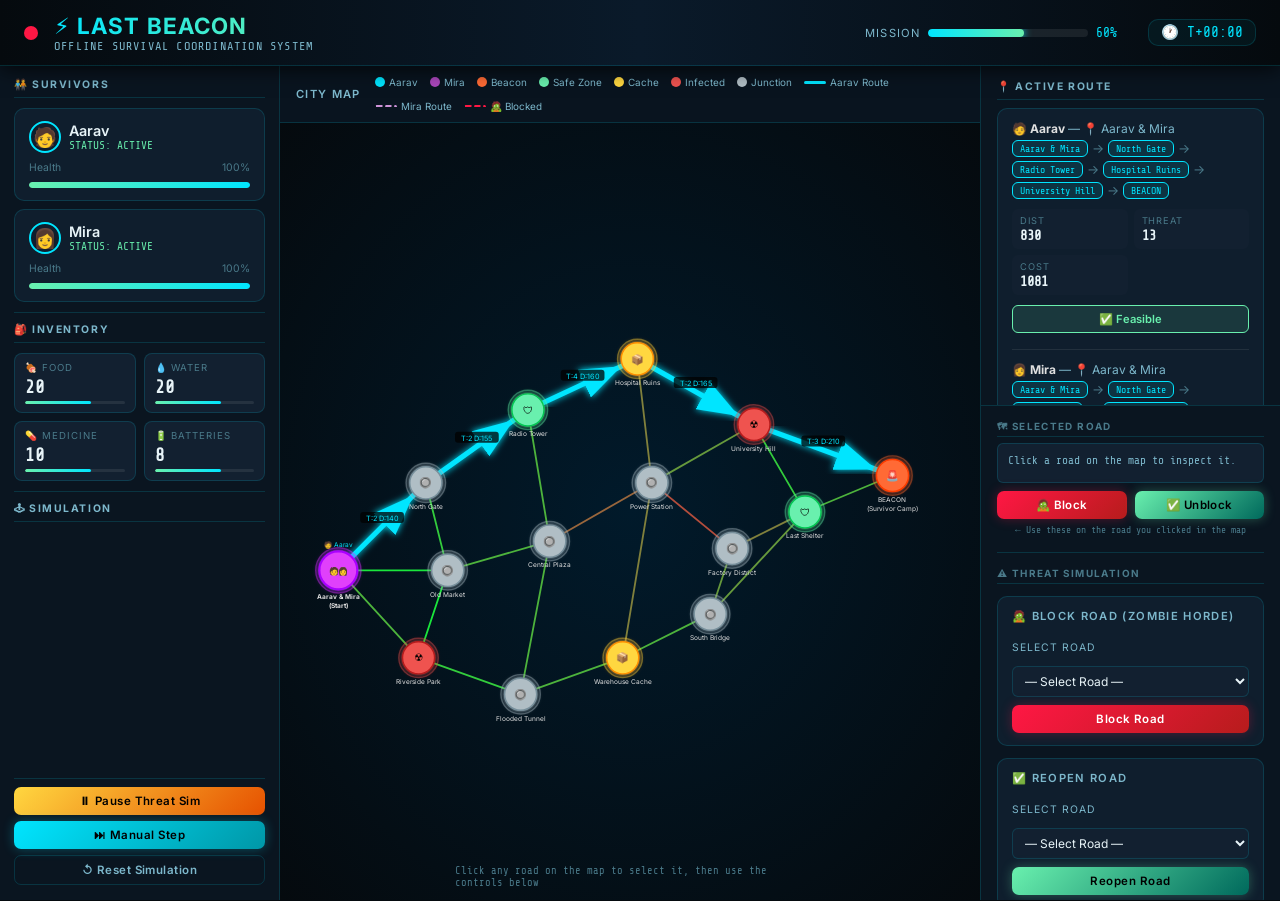
<file: index.html>
<!DOCTYPE html>
<html lang="en">
<head>
  <meta charset="UTF-8">
  <meta name="viewport" content="width=device-width, initial-scale=1.0">
  <meta name="description" content="LAST BEACON — Offline Survival Coordination System. Navigate a zombie-infested city to reach the evacuation beacon with automatic route recalculation.">
  <title>LAST BEACON — Offline Survival Coordination System</title>

  <!-- PWA Manifest -->
  <link rel="manifest" href="manifest.json">
  <meta name="theme-color" content="#050a0e">
  <meta name="mobile-web-app-capable" content="yes">
  <meta name="apple-mobile-web-app-capable" content="yes">
  <meta name="apple-mobile-web-app-status-bar-style" content="black-translucent">

  <!-- Fonts -->
  <link rel="preconnect" href="https://fonts.googleapis.com">
  <link rel="preconnect" href="https://fonts.gstatic.com" crossorigin>
  <link href="https://fonts.googleapis.com/css2?family=Inter:wght@300;400;500;600;700&family=Share+Tech+Mono&display=swap" rel="stylesheet">

  <link rel="stylesheet" href="style.css">
</head>
<body>

<div id="notification" class="notification" role="alert" aria-live="assertive"></div>

<div class="app-shell">

  <!-- ─── Header ──────────────────────────────────────────────────────────── -->
  <header class="header">
    <div class="header-left">
      <div class="beacon-pulse" title="Beacon signal active"></div>
      <div>
        <div class="header-title">⚡ LAST BEACON</div>
        <div class="header-sub">OFFLINE SURVIVAL COORDINATION SYSTEM</div>
      </div>
    </div>
    <div class="header-right">
      <div class="mission-progress-wrap">
        <span class="mission-progress-label">Mission</span>
        <div class="progress-track">
          <div class="progress-fill" id="progress-bar" style="width:0%"></div>
        </div>
        <span class="progress-pct" id="progress-text">0%</span>
      </div>
      <div class="sim-time-display">🕐 T+<span id="sim-time">00:00</span></div>
    </div>
  </header>

  <!-- ─── Main Grid ────────────────────────────────────────────────────────── -->
  <div class="main-content">

    <!-- ─── Left Panel ─────────────────────────────────────────────────────── -->
    <aside class="panel" id="left-panel">

      <div class="panel-title">🧑‍🤝‍🧑 Survivors</div>

      <!-- Aarav Card -->
      <div class="card character-card">
        <div class="char-header">
          <div class="char-avatar">🧑</div>
          <div>
            <div class="char-name">Aarav</div>
            <div class="char-status">STATUS: ACTIVE</div>
          </div>
        </div>
        <div class="health-label">
          <span>Health</span>
          <span id="health-aarav">100%</span>
        </div>
        <div class="health-track">
          <div class="health-bar bar-normal" id="health-bar-aarav" style="width:100%"></div>
        </div>
      </div>

      <!-- Mira Card -->
      <div class="card character-card">
        <div class="char-header">
          <div class="char-avatar">👩</div>
          <div>
            <div class="char-name">Mira</div>
            <div class="char-status">STATUS: ACTIVE</div>
          </div>
        </div>
        <div class="health-label">
            <span>Health</span>
            <span id="health-mira">100%</span>
          </div>
        <div class="health-track">
          <div class="health-bar bar-normal" id="health-bar-mira" style="width:100%"></div>
        </div>
      </div>

      <hr class="section-divider">
      <div class="panel-title">🎒 Inventory</div>

      <!-- Inventory Grid -->
      <div class="inv-grid">
        <div class="inv-item">
          <div class="inv-name">🍖 Food</div>
          <div class="inv-val" id="inv-food">20</div>
          <div class="inv-track"><div class="inv-bar bar-normal" id="bar-food" style="width:66%"></div></div>
        </div>
        <div class="inv-item">
          <div class="inv-name">💧 Water</div>
          <div class="inv-val" id="inv-water">20</div>
          <div class="inv-track"><div class="inv-bar bar-normal" id="bar-water" style="width:66%"></div></div>
        </div>
        <div class="inv-item">
          <div class="inv-name">💊 Medicine</div>
          <div class="inv-val" id="inv-medicine">10</div>
          <div class="inv-track"><div class="inv-bar bar-normal" id="bar-medicine" style="width:66%"></div></div>
        </div>
        <div class="inv-item">
          <div class="inv-name">🔋 Batteries</div>
          <div class="inv-val" id="inv-batteries">8</div>
          <div class="inv-track"><div class="inv-bar bar-normal" id="bar-batteries" style="width:66%"></div></div>
        </div>
      </div>

      <hr class="section-divider">
      <div class="panel-title">🕹 Simulation</div>

      <div class="sim-actions">
        <!-- Threat sim toggle: label updated by JS -->
        <button id="sim-toggle-btn" class="btn btn-warn btn-full">⏸ Pause Threat Sim</button>
        <button id="advance-btn" class="btn btn-primary btn-full">⏭ Manual Step</button>
        <button id="reset-btn"   class="btn btn-ghost btn-full">↺ Reset Simulation</button>
      </div>

    </aside><!-- /left-panel -->

    <!-- ─── Map Area ─────────────────────────────────────────────────────── -->
    <main class="map-area">
      <div class="map-toolbar">
        <span class="map-toolbar-title">City Map</span>
        <div class="map-legend">
          <span class="legend-item"><span class="legend-dot" style="background:#00e5ff"></span>Aarav</span>
          <span class="legend-item"><span class="legend-dot" style="background:#ab47bc"></span>Mira</span>
          <span class="legend-item"><span class="legend-dot" style="background:#ff6b35"></span>Beacon</span>
          <span class="legend-item"><span class="legend-dot" style="background:#69f0ae"></span>Safe Zone</span>
          <span class="legend-item"><span class="legend-dot" style="background:#ffd740"></span>Cache</span>
          <span class="legend-item"><span class="legend-dot" style="background:#ef5350"></span>Infected</span>
          <span class="legend-item"><span class="legend-dot" style="background:#b0bec5"></span>Junction</span>
          <span class="legend-item"><span style="display:inline-block;width:22px;height:3px;background:#00e5ff;border-radius:2px;"></span>Aarav Route</span>
          <span class="legend-item"><span style="display:inline-block;width:22px;height:3px;background:#ce93d8;border-radius:2px;border-top:2px dashed #ce93d8;background:none"></span>Mira Route</span>
          <span class="legend-item"><span style="display:inline-block;width:22px;height:3px;background:#ff1744;border-radius:2px;border-top:2px dashed #ff1744;background:none"></span>🧟 Blocked</span>
        </div>
      </div>

      <div class="map-svg-wrap">
        <svg id="city-map" xmlns="http://www.w3.org/2000/svg" aria-label="Interactive city map"></svg>
        <div class="map-hint">Click any road on the map to select it, then use the controls below</div>
      </div>
    </main><!-- /map-area -->

    <!-- ─── Right Panel ─────────────────────────────────────────────────── -->
    <aside class="right-panel">
      <div class="right-top">
        <div class="panel-title" style="margin-bottom:8px;">📍 Active Route</div>
        <div id="route-panel" class="card">
          <div style="color:var(--text-dim);font-size:0.75rem;">Calculating route…</div>
        </div>
      </div>

      <div class="right-bottom scroll-section">

        <!-- Selected edge info -->
        <div>
          <div class="section-header">🗺 Selected Road</div>
          <div id="selected-edge-info" style="margin-top:6px;">Click a road on the map to inspect it.</div>
          <div class="action-btns" style="margin-top:8px;">
            <button id="block-selected-btn"   class="btn btn-danger">🧟 Block</button>
            <button id="unblock-selected-btn" class="btn btn-success">✅ Unblock</button>
          </div>
          <p class="click-tip" style="margin-top:4px;">← Use these on the road you clicked in the map</p>
        </div>

        <hr class="section-divider">

        <!-- Threat Controls -->
        <div class="section-header">⚠ Threat Simulation</div>

        <div class="card control-group">
          <div class="card-title">🧟 Block Road (Zombie Horde)</div>
          <label for="block-road-select">Select Road</label>
          <select id="block-road-select">
            <option value="">— Select Road —</option>
          </select>
          <button id="block-btn" class="btn btn-danger btn-full">Block Road</button>
        </div>

        <div class="card control-group">
          <div class="card-title">✅ Reopen Road</div>
          <label for="unblock-road-select">Select Road</label>
          <select id="unblock-road-select">
            <option value="">— Select Road —</option>
          </select>
          <button id="unblock-btn" class="btn btn-success btn-full">Reopen Road</button>
        </div>

        <div class="card control-group">
          <div class="card-title">☢ Adjust Threat Level</div>
          <label for="threat-road-select">Select Road</label>
          <div class="control-row">
            <select id="threat-road-select" style="flex:1">
              <option value="">— Select Road —</option>
            </select>
            <input id="threat-level-input" type="number" min="0" max="10" value="5" title="Threat level 0-10">
          </div>
          <button id="threat-btn" class="btn btn-warn btn-full">Set Threat</button>
        </div>

        <div class="card control-group">
          <div class="card-title">📦 Supply Cache</div>
          <label for="cache-node-select">Deplete Cache at</label>
          <select id="cache-node-select">
            <option value="">— Select Cache —</option>
          </select>
          <button id="deplete-cache-btn" class="btn btn-ghost btn-full">Deplete Cache</button>
        </div>

        <div class="card" style="border-color:rgba(255,23,68,0.3);">
          <div class="card-title" style="color:var(--danger);">⚡ Chaos Mode</div>
          <p style="font-size:0.7rem;color:var(--text-sec);margin-bottom:8px;">Block beacon approaches to test no-route fallback.</p>
          <button id="chaos-btn" class="btn btn-danger btn-full">⚡ Trigger Chaos</button>
        </div>

        <hr class="section-divider">
        <!-- Event Log -->
        <div class="section-header">📋 Event Log</div>
        <div class="log-container" id="event-log">
          <div class="log-entry log-info"><span class="log-time">[00:00]</span><span class="log-msg">System initialised.</span></div>
        </div>

      </div><!-- /right-bottom -->
    </aside><!-- /right-panel -->

  </div><!-- /main-content -->
</div><!-- /app-shell -->

<!-- Scripts -->
<script src="graph.js"></script>
<script src="state.js"></script>
<script src="renderer.js"></script>
<script src="threat-sim.js"></script>
<script src="app.js"></script>

<!-- Service Worker Registration -->
<script>
  if ('serviceWorker' in navigator) {
    navigator.serviceWorker.register('sw.js').catch(err => {
      console.warn('SW registration failed (offline features may not work):', err);
    });
  }
</script>
</body>
</html>
</file>
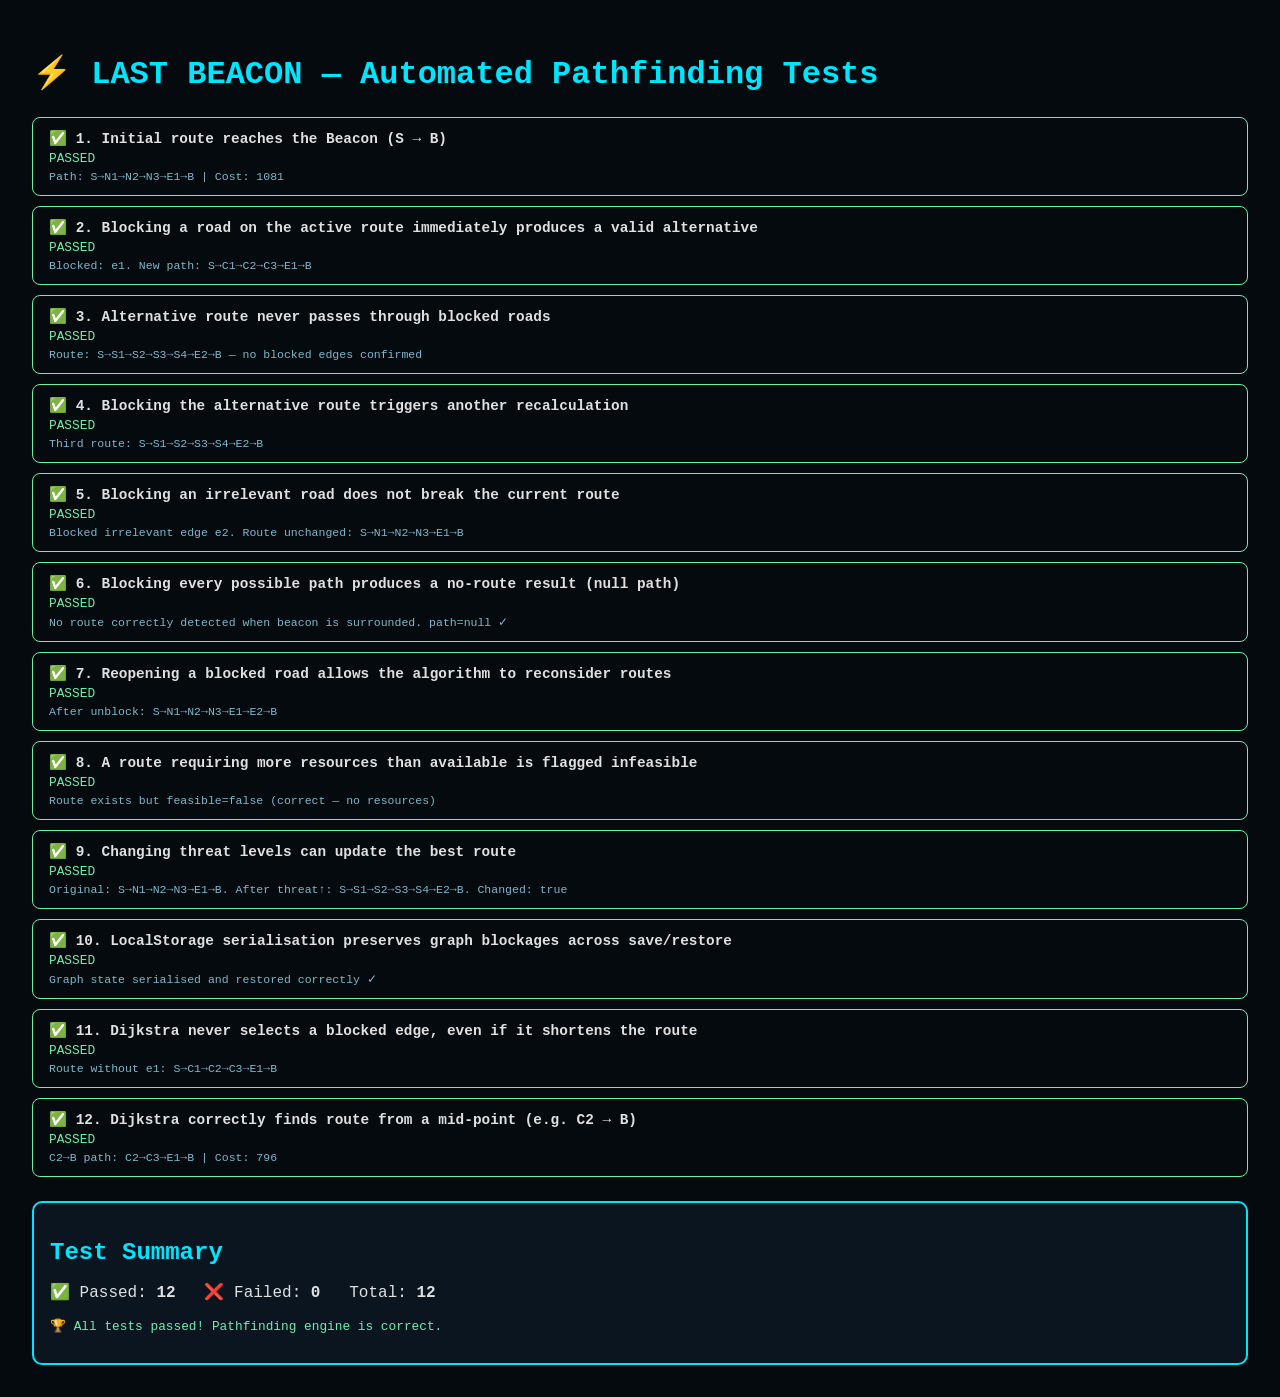
<file: test.html>
<!DOCTYPE html>
<html lang="en">
<head>
  <meta charset="UTF-8">
  <title>LAST BEACON — Pathfinding Tests</title>
  <style>
    body { font-family: 'Courier New', monospace; background: #050a0e; color: #e0e0e0; padding: 24px; }
    h1 { color: #00e5ff; margin-bottom: 24px; }
    .test { border: 1px solid #1e3a4a; border-radius: 8px; padding: 12px 16px; margin-bottom: 10px; }
    .pass { border-color: #69f0ae; }
    .fail { border-color: #ff1744; }
    .test-name { font-weight: bold; font-size: 0.9rem; margin-bottom: 4px; }
    .test-result { font-size: 0.8rem; }
    .pass .test-result { color: #69f0ae; }
    .fail .test-result { color: #ff1744; }
    .test-detail { font-size: 0.72rem; color: #7db8cc; margin-top: 4px; }
    .summary { background: #0a1520; border: 2px solid #00e5ff; border-radius: 10px; padding: 16px; margin-top: 24px; }
    .summary h2 { color: #00e5ff; margin-bottom: 8px; }
  </style>
</head>
<body>

<h1>⚡ LAST BEACON — Automated Pathfinding Tests</h1>
<div id="test-results"></div>
<div class="summary" id="summary"></div>

<script src="graph.js"></script>
<script src="state.js"></script>
<script>
'use strict';

const results = [];

function test(name, fn) {
  try {
    const detail = fn();
    results.push({ name, pass: true, detail });
  } catch (e) {
    results.push({ name, pass: false, detail: e.message });
  }
}

function assert(condition, msg) {
  if (!condition) throw new Error(msg || 'Assertion failed');
}

// ─── Helper: fresh graph ────────────────────────────────────────────────────
function freshGraph() {
  return new window.LastBeacon.Graph(
    window.LastBeacon.CITY_NODES.map(n => ({...n})),
    window.LastBeacon.CITY_EDGES.map(e => ({...e}))
  );
}

function freshState() {
  localStorage.clear();
  return new window.LastBeacon.AppState();
}

// ─── TEST 1: Initial route reaches the beacon ───────────────────────────────
test('1. Initial route reaches the Beacon (S → B)', () => {
  const g = freshGraph();
  const r = g.dijkstra('S', 'B');
  assert(r.path !== null, 'No path found from S to B');
  assert(r.path[0] === 'S', `Path should start at S, got ${r.path[0]}`);
  assert(r.path[r.path.length - 1] === 'B', `Path should end at B, got ${r.path[r.path.length - 1]}`);
  assert(r.cost < Infinity, 'Route cost should be finite');
  return `Path: ${r.path.join('→')} | Cost: ${Math.round(r.cost)}`;
});

// ─── TEST 2: Blocking a road on active route triggers reroute ────────────────
test('2. Blocking a road on the active route immediately produces a valid alternative', () => {
  const g = freshGraph();
  const r1 = g.dijkstra('S', 'B');
  assert(r1.path, 'Initial route must exist');

  // Block the first edge on the route
  const firstEdgeId = r1.edgePath[0];
  g.blockEdge(firstEdgeId);

  const r2 = g.dijkstra('S', 'B');
  assert(r2.path !== null, 'After blocking first edge, alternative route must exist');
  assert(!r2.edgePath.includes(firstEdgeId), 'Alternative route must not include the blocked edge');
  return `Blocked: ${firstEdgeId}. New path: ${r2.path.join('→')}`;
});

// ─── TEST 3: Alternative never contains blocked roads ───────────────────────
test('3. Alternative route never passes through blocked roads', () => {
  const g = freshGraph();
  // Block several edges
  ['e1','e2','e4'].forEach(eid => g.blockEdge(eid));
  const r = g.dijkstra('S', 'B');
  if (r.path === null) return 'No route (acceptable — all paths may be blocked)';
  const hasBlocked = r.edgePath.some(eid => g.edges[eid].blocked);
  assert(!hasBlocked, `Route contains a blocked edge: ${r.edgePath.filter(eid => g.edges[eid].blocked)}`);
  return `Route: ${r.path.join('→')} — no blocked edges confirmed`;
});

// ─── TEST 4: Blocking the alternative triggers another recalculation ─────────
test('4. Blocking the alternative route triggers another recalculation', () => {
  const g = freshGraph();
  const r1 = g.dijkstra('S', 'B');
  assert(r1.path, 'Initial route must exist');

  g.blockEdge(r1.edgePath[0]);
  const r2 = g.dijkstra('S', 'B');
  assert(r2.path, 'First alternative must exist');

  g.blockEdge(r2.edgePath[0]);
  const r3 = g.dijkstra('S', 'B');
  const msg = r3.path ? `Third route: ${r3.path.join('→')}` : 'No third route (all alternatives exhausted)';
  // Either a valid new route or null — both are valid outcomes
  if (r3.path) {
    const allBlocked = [r1.edgePath[0], r2.edgePath[0]];
    assert(!r3.edgePath.some(e => allBlocked.includes(e)), 'Third route must avoid both blocked edges');
  }
  return msg;
});

// ─── TEST 5: Blocking an irrelevant road does not break current route ────────
test('5. Blocking an irrelevant road does not break the current route', () => {
  const g = freshGraph();
  const r1 = g.dijkstra('S', 'B');
  assert(r1.path, 'Initial route must exist');

  // Find an edge NOT on the current route
  const irrelevantEdge = Object.keys(g.edges).find(eid => !r1.edgePath.includes(eid));
  assert(irrelevantEdge, 'Must find an edge not on the route');

  g.blockEdge(irrelevantEdge);
  const r2 = g.dijkstra('S', 'B');
  assert(r2.path !== null, 'Route must still exist after irrelevant block');
  assert(r2.path.join('→') === r1.path.join('→'), 
    `Route changed unexpectedly! Before: ${r1.path.join('→')} After: ${r2.path.join('→')}`);
  return `Blocked irrelevant edge ${irrelevantEdge}. Route unchanged: ${r1.path.join('→')}`;
});

// ─── TEST 6: Blocking all paths produces no-route warning ────────────────────
test('6. Blocking every possible path produces a no-route result (null path)', () => {
  const g = freshGraph();
  // Block all edges adjacent to beacon
  Object.values(g.edges).forEach(e => {
    if (e.from === 'B' || e.to === 'B') g.blockEdge(e.id);
  });
  const r = g.dijkstra('S', 'B');
  assert(r.path === null, `Expected null path when all beacon approaches blocked, got: ${r.path}`);
  assert(r.cost === Infinity, 'Cost should be Infinity when no route exists');
  return 'No route correctly detected when beacon is surrounded. path=null ✓';
});

// ─── TEST 7: Reopening a road allows reconsidering routes ────────────────────
test('7. Reopening a blocked road allows the algorithm to reconsider routes', () => {
  const g = freshGraph();
  // Block enough to force a specific detour
  ['e23','e24'].forEach(eid => g.blockEdge(eid)); // block both beacon approaches via E1,E2
  
  const r1 = g.dijkstra('S', 'B');
  assert(r1.path === null, 'Blocking E1→B and E2→B should yield no route');

  g.unblockEdge('e24');
  const r2 = g.dijkstra('S', 'B');
  assert(r2.path !== null, 'Unblocking e24 should restore a route');
  assert(!r2.edgePath.includes('e23'), 'Route must avoid still-blocked e23');
  return `After unblock: ${r2.path.join('→')}`;
});

// ─── TEST 8: Route requiring more resources than available ────────────────────
test('8. A route requiring more resources than available is flagged infeasible', () => {
  localStorage.clear();
  const state = new window.LastBeacon.AppState();
  // Drain inventory to zero
  state.inventory.food      = 0;
  state.inventory.water     = 0;
  state.inventory.batteries = 0;
  state.recalcRoute('Resource depletion test');
  assert(state.route !== null, 'Route must exist even if infeasible');
  assert(state.route.feasible === false, 
    `Route should be infeasible with empty resources, got feasible=${state.route.feasible}`);
  return `Route exists but feasible=${state.route.feasible} (correct — no resources)`;
});

// ─── TEST 9: Threat level change updates route selection ─────────────────────
test('9. Changing threat levels can update the best route', () => {
  const g = freshGraph();
  const r1 = g.dijkstra('S', 'B');
  const originalPath = r1.path.join('→');

  // Massively increase threat on every edge of the current route
  r1.edgePath.forEach(eid => g.setThreat(eid, 10));

  const r2 = g.dijkstra('S', 'B');
  // Route may or may not change (depends on graph topology), but it must still be valid
  assert(r2.path !== null, 'A valid route must still exist after threat change');
  const changed = r2.path.join('→') !== originalPath;
  return `Original: ${originalPath}. After threat↑: ${r2.path.join('→')}. Changed: ${changed}`;
});

// ─── TEST 10: Refreshing preserves simulation state ──────────────────────────
test('10. LocalStorage serialisation preserves graph blockages across save/restore', () => {
  const g1 = new window.LastBeacon.Graph(
    window.LastBeacon.CITY_NODES.map(n => ({...n})),
    window.LastBeacon.CITY_EDGES.map(e => ({...e}))
  );
  g1.blockEdge('e1');
  g1.blockEdge('e5');
  g1.setThreat('e10', 9);

  const snapshot = g1.serialise();

  const g2 = new window.LastBeacon.Graph(
    window.LastBeacon.CITY_NODES.map(n => ({...n})),
    window.LastBeacon.CITY_EDGES.map(e => ({...e}))
  );
  g2.restore(snapshot);

  assert(g2.edges['e1'].blocked === true,  'e1 should be blocked after restore');
  assert(g2.edges['e5'].blocked === true,  'e5 should be blocked after restore');
  assert(g2.edges['e10'].threat === 9,     'e10 threat should be 9 after restore');
  assert(g2.edges['e2'].blocked === false, 'e2 should be unblocked after restore');
  return 'Graph state serialised and restored correctly ✓';
});

// ─── TEST 11: Dijkstra never selects a blocked edge ─────────────────────────
test('11. Dijkstra never selects a blocked edge, even if it shortens the route', () => {
  const g = freshGraph();
  // Block the cheapest-looking short route via North
  g.blockEdge('e1'); // S→N1 (140, t:2)
  // The algorithm must route via Central or South without using e1
  const r = g.dijkstra('S', 'B');
  assert(r.path !== null, 'Route must exist without e1');
  assert(!r.edgePath.includes('e1'), 'Blocked edge e1 must not appear in route');
  return `Route without e1: ${r.path.join('→')}`;
});

// ─── TEST 12: Route from mid-point, not always from S ───────────────────────
test('12. Dijkstra correctly finds route from a mid-point (e.g. C2 → B)', () => {
  const g = freshGraph();
  const r = g.dijkstra('C2', 'B');
  assert(r.path !== null, 'Route from C2 to B must exist');
  assert(r.path[0] === 'C2', `Path must start at C2, got ${r.path[0]}`);
  assert(r.path[r.path.length - 1] === 'B', `Path must end at B`);
  return `C2→B path: ${r.path.join('→')} | Cost: ${Math.round(r.cost)}`;
});

// ─── Render Results ─────────────────────────────────────────────────────────
window.addEventListener('DOMContentLoaded', () => {
  const container = document.getElementById('test-results');
  let passed = 0, failed = 0;

  results.forEach(r => {
    const div = document.createElement('div');
    div.className = `test ${r.pass ? 'pass' : 'fail'}`;
    div.innerHTML = `
      <div class="test-name">${r.pass ? '✅' : '❌'} ${r.name}</div>
      <div class="test-result">${r.pass ? 'PASSED' : 'FAILED'}</div>
      <div class="test-detail">${r.detail || ''}</div>
    `;
    container.appendChild(div);
    if (r.pass) passed++; else failed++;
  });

  const summary = document.getElementById('summary');
  summary.innerHTML = `
    <h2>Test Summary</h2>
    <p>✅ Passed: <strong>${passed}</strong> &nbsp; ❌ Failed: <strong>${failed}</strong> &nbsp; Total: <strong>${results.length}</strong></p>
    <p style="margin-top:8px;font-size:0.8rem;color:${failed === 0 ? '#69f0ae' : '#ff1744'}">
      ${failed === 0 ? '🏆 All tests passed! Pathfinding engine is correct.' : `⚠ ${failed} test(s) failed. See details above.`}
    </p>
  `;
});
</script>
</body>
</html>
</file>
<file: style.css>
/* ─── LAST BEACON — Survival Coordination System ─────────────────────────── */

@import url('https://fonts.googleapis.com/css2?family=Inter:wght@300;400;500;600;700&family=Share+Tech+Mono&display=swap');

/* ─── CSS Variables ────────────────────────────────────────────────────────── */
:root {
  --bg-deep:     #050a0e;
  --bg-panel:    #0a1520;
  --bg-card:     #0f1e2d;
  --bg-card2:    #122030;
  --border:      rgba(0, 229, 255, 0.15);
  --border-hot:  rgba(0, 229, 255, 0.4);
  --accent:      #00e5ff;
  --accent2:     #69f0ae;
  --danger:      #ff1744;
  --warn:        #ffd740;
  --success:     #69f0ae;
  --reroute:     #e040fb;
  --text-pri:    #e8f4f8;
  --text-sec:    #7db8cc;
  --text-dim:    #4a7a8a;
  --mono:        'Share Tech Mono', monospace;
  --sans:        'Inter', system-ui, sans-serif;
  --radius:      10px;
  --shadow:      0 4px 24px rgba(0,0,0,0.6);
  --glow-accent: 0 0 20px rgba(0,229,255,0.3);
  --glow-danger: 0 0 20px rgba(255,23,68,0.4);
}

/* ─── Reset & Base ─────────────────────────────────────────────────────────── */
*, *::before, *::after { box-sizing: border-box; margin: 0; padding: 0; }

html, body {
  height: 100%;
  font-family: var(--sans);
  background: var(--bg-deep);
  color: var(--text-pri);
  overflow-x: hidden;
}

::-webkit-scrollbar { width: 5px; }
::-webkit-scrollbar-track { background: var(--bg-deep); }
::-webkit-scrollbar-thumb { background: var(--border-hot); border-radius: 999px; }

/* ─── Layout ───────────────────────────────────────────────────────────────── */
.app-shell {
  display: grid;
  grid-template-rows: auto 1fr;
  grid-template-columns: 1fr;
  min-height: 100vh;
}

.header {
  background: linear-gradient(90deg, #050a0e 0%, #0a1a2a 50%, #050a0e 100%);
  border-bottom: 1px solid var(--border);
  padding: 12px 24px;
  display: flex;
  align-items: center;
  justify-content: space-between;
  position: sticky;
  top: 0;
  z-index: 100;
  box-shadow: 0 2px 20px rgba(0,0,0,0.8);
}

.header-left {
  display: flex;
  align-items: center;
  gap: 16px;
}

.beacon-pulse {
  width: 14px; height: 14px;
  border-radius: 50%;
  background: var(--danger);
  box-shadow: 0 0 0 0 rgba(255,23,68,0.6);
  animation: pulse-beacon 1.4s infinite;
}

@keyframes pulse-beacon {
  0%   { box-shadow: 0 0 0 0 rgba(255,23,68,0.6); }
  70%  { box-shadow: 0 0 0 12px rgba(255,23,68,0); }
  100% { box-shadow: 0 0 0 0 rgba(255,23,68,0); }
}

.header-title {
  font-size: 1.4rem;
  font-weight: 700;
  letter-spacing: 0.05em;
  background: linear-gradient(90deg, var(--accent), #69f0ae);
  -webkit-background-clip: text;
  -webkit-text-fill-color: transparent;
  background-clip: text;
}

.header-sub {
  font-size: 0.75rem;
  color: var(--text-sec);
  letter-spacing: 0.1em;
  font-family: var(--mono);
}

.header-right {
  display: flex;
  align-items: center;
  gap: 20px;
}

.sim-time-display {
  font-family: var(--mono);
  font-size: 0.9rem;
  color: var(--accent);
  padding: 4px 12px;
  border: 1px solid var(--border);
  border-radius: var(--radius);
  background: rgba(0,229,255,0.05);
}

/* ─── Progress Bar (header) ─────────────────────────────────────────────────── */
.mission-progress-wrap {
  display: flex;
  align-items: center;
  gap: 8px;
}

.mission-progress-label {
  font-size: 0.7rem;
  color: var(--text-sec);
  text-transform: uppercase;
  letter-spacing: 0.1em;
}

.progress-track {
  width: 160px;
  height: 8px;
  background: rgba(255,255,255,0.08);
  border-radius: 999px;
  overflow: hidden;
}

.progress-fill {
  height: 100%;
  background: linear-gradient(90deg, var(--accent), var(--accent2));
  border-radius: 999px;
  transition: width 0.6s ease;
  box-shadow: 0 0 8px var(--accent);
}

.progress-pct {
  font-family: var(--mono);
  font-size: 0.8rem;
  color: var(--accent);
  min-width: 32px;
}

/* ─── Main Content ─────────────────────────────────────────────────────────── */
.main-content {
  display: grid;
  grid-template-columns: 280px 1fr 300px;
  grid-template-rows: 1fr;
  gap: 0;
  height: calc(100vh - 65px);
  overflow: hidden;
}

/* ─── Panel Base ───────────────────────────────────────────────────────────── */
.panel {
  background: var(--bg-panel);
  border-right: 1px solid var(--border);
  overflow-y: auto;
  padding: 12px 14px;
  display: flex;
  flex-direction: column;
  gap: 8px;
}

.panel:last-child { border-right: none; border-left: 1px solid var(--border); }

.panel-title {
  font-size: 0.65rem;
  font-weight: 700;
  text-transform: uppercase;
  letter-spacing: 0.15em;
  color: var(--text-sec);
  border-bottom: 1px solid var(--border);
  padding-bottom: 6px;
  margin-bottom: 2px;
}

.card {
  background: var(--bg-card);
  border: 1px solid var(--border);
  border-radius: var(--radius);
  padding: 12px 14px;
  transition: border-color 0.2s;
}

.card:hover { border-color: var(--border-hot); }

.card-title {
  font-size: 0.7rem;
  font-weight: 600;
  text-transform: uppercase;
  letter-spacing: 0.12em;
  color: var(--text-sec);
  margin-bottom: 10px;
}

/* ─── Character Cards ──────────────────────────────────────────────────────── */
.character-card {
  display: flex;
  flex-direction: column;
  gap: 8px;
}

.char-header {
  display: flex;
  align-items: center;
  gap: 8px;
}

.char-avatar {
  width: 32px; height: 32px;
  border-radius: 50%;
  display: flex; align-items: center; justify-content: center;
  font-size: 1.2rem;
  border: 2px solid var(--accent);
}

.char-name {
  font-weight: 600;
  font-size: 0.9rem;
  color: var(--text-pri);
}

.char-status {
  font-size: 0.7rem;
  color: var(--accent2);
  font-family: var(--mono);
}

.health-label {
  font-size: 0.65rem;
  color: var(--text-dim);
  display: flex;
  justify-content: space-between;
}

.health-track {
  height: 6px;
  background: rgba(255,255,255,0.08);
  border-radius: 999px;
  overflow: hidden;
}

.health-bar {
  height: 100%;
  border-radius: 999px;
  transition: width 0.5s ease, background 0.3s;
}

/* ─── Inventory ────────────────────────────────────────────────────────────── */
.inv-grid {
  display: grid;
  grid-template-columns: 1fr 1fr;
  gap: 8px;
}

.inv-item {
  background: var(--bg-card2);
  border: 1px solid var(--border);
  border-radius: 8px;
  padding: 8px 10px;
}

.inv-name {
  font-size: 0.6rem;
  text-transform: uppercase;
  letter-spacing: 0.1em;
  color: var(--text-dim);
  margin-bottom: 4px;
  display: flex;
  align-items: center;
  gap: 4px;
}

.inv-val {
  font-family: var(--mono);
  font-size: 1.1rem;
  font-weight: 600;
  color: var(--text-pri);
}

.inv-track {
  height: 3px;
  background: rgba(255,255,255,0.08);
  border-radius: 999px;
  overflow: hidden;
  margin-top: 4px;
}

.inv-bar {
  height: 100%;
  border-radius: 999px;
  transition: width 0.5s ease;
}

/* ─── Bar States ───────────────────────────────────────────────────────────── */
.bar-normal { background: linear-gradient(90deg, var(--accent2), var(--accent)); }
.bar-warn   { background: linear-gradient(90deg, #ffab40, #ffd740); }
.bar-danger { background: linear-gradient(90deg, var(--danger), #ff6b35); animation: bar-pulse 1s infinite; }

@keyframes bar-pulse {
  0%, 100% { opacity: 1; }
  50%       { opacity: 0.5; }
}

/* ─── Map Area ─────────────────────────────────────────────────────────────── */
.map-area {
  display: flex;
  flex-direction: column;
  background: var(--bg-deep);
  overflow: hidden;
}

.map-toolbar {
  display: flex;
  align-items: center;
  gap: 10px;
  padding: 10px 16px;
  background: rgba(10,21,32,0.95);
  border-bottom: 1px solid var(--border);
  flex-wrap: wrap;
}

.map-toolbar-title {
  font-size: 0.7rem;
  font-weight: 600;
  text-transform: uppercase;
  letter-spacing: 0.12em;
  color: var(--text-sec);
  margin-right: 4px;
}

.map-legend {
  display: flex;
  align-items: center;
  gap: 12px;
  flex-wrap: wrap;
  flex: 1;
}

.legend-item {
  display: flex;
  align-items: center;
  gap: 4px;
  font-size: 0.62rem;
  color: var(--text-sec);
}

.legend-dot {
  width: 10px; height: 10px;
  border-radius: 50%;
}

.map-svg-wrap {
  flex: 1;
  overflow: hidden;
  position: relative;
  cursor: default;
  background: 
    radial-gradient(ellipse at center, rgba(0,30,50,0.8) 0%, #050a0e 100%);
}

#city-map {
  width: 100%;
  height: 100%;
}

.map-hint {
  position: absolute;
  bottom: 12px;
  left: 50%;
  transform: translateX(-50%);
  font-size: 0.65rem;
  color: var(--text-dim);
  font-family: var(--mono);
  pointer-events: none;
}

/* ─── Right Panel ──────────────────────────────────────────────────────────── */
.right-panel {
  display: flex;
  flex-direction: column;
  background: var(--bg-panel);
  border-left: 1px solid var(--border);
  overflow: hidden;
}

.right-top {
  flex: 0 0 auto;
  padding: 14px 16px;
  border-bottom: 1px solid var(--border);
  overflow-y: auto;
  max-height: 340px;
}

.right-bottom {
  flex: 1;
  overflow-y: auto;
  padding: 14px 16px;
  display: flex;
  flex-direction: column;
  gap: 12px;
}

/* ─── Route Panel ──────────────────────────────────────────────────────────── */
.route-path {
  display: flex;
  flex-wrap: wrap;
  gap: 4px;
  align-items: center;
  margin-bottom: 10px;
}

.route-node {
  background: rgba(0,229,255,0.1);
  border: 1px solid var(--accent);
  border-radius: 6px;
  padding: 2px 7px;
  font-size: 0.62rem;
  color: var(--accent);
  font-family: var(--mono);
}

.route-arrow {
  color: var(--text-dim);
  font-size: 0.8rem;
}

.route-stats {
  display: grid;
  grid-template-columns: 1fr 1fr;
  gap: 6px;
  margin-bottom: 10px;
}

.route-stat {
  background: var(--bg-card2);
  border-radius: 6px;
  padding: 6px 8px;
  display: flex;
  flex-direction: column;
  gap: 2px;
}

.stat-label {
  font-size: 0.58rem;
  text-transform: uppercase;
  letter-spacing: 0.1em;
  color: var(--text-dim);
}

.stat-val {
  font-family: var(--mono);
  font-size: 0.85rem;
  font-weight: 600;
  color: var(--text-pri);
}

.feasibility {
  padding: 6px 10px;
  border-radius: 6px;
  font-size: 0.75rem;
  font-weight: 600;
  margin-bottom: 6px;
  text-align: center;
}

.feasible-yes { background: rgba(105,240,174,0.12); border: 1px solid var(--success); color: var(--success); }
.feasible-no  { background: rgba(255,23,68,0.12);   border: 1px solid var(--danger);  color: var(--danger);  }

.current-pos {
  font-size: 0.72rem;
  color: var(--text-sec);
  font-family: var(--mono);
}

.no-route {
  text-align: center;
  padding: 16px;
}

.no-route-icon { font-size: 2.5rem; margin-bottom: 8px; }
.no-route-text { font-size: 1rem; font-weight: 700; color: var(--danger); margin-bottom: 4px; }
.no-route-sub  { font-size: 0.75rem; color: var(--text-sec); margin-bottom: 12px; }
.no-route-actions { text-align: left; font-size: 0.72rem; color: var(--text-sec); }
.no-route-actions ul { padding-left: 16px; margin-top: 4px; }
.no-route-actions li { margin-bottom: 4px; }

/* ─── Controls ─────────────────────────────────────────────────────────────── */
.control-group {
  display: flex;
  flex-direction: column;
  gap: 8px;
}

.control-row {
  display: flex;
  gap: 6px;
  align-items: center;
  flex-wrap: wrap;
}

label {
  font-size: 0.65rem;
  text-transform: uppercase;
  letter-spacing: 0.1em;
  color: var(--text-sec);
  display: block;
  margin-bottom: 4px;
}

select, input[type="number"] {
  background: var(--bg-card2);
  border: 1px solid var(--border);
  border-radius: 6px;
  color: var(--text-pri);
  padding: 6px 8px;
  font-size: 0.75rem;
  font-family: var(--sans);
  outline: none;
  transition: border-color 0.2s;
  flex: 1;
  min-width: 0;
}

select:focus, input[type="number"]:focus {
  border-color: var(--border-hot);
  box-shadow: 0 0 0 2px rgba(0,229,255,0.1);
}

input[type="number"] { max-width: 60px; flex: 0 0 60px; }

/* ─── Buttons ──────────────────────────────────────────────────────────────── */
.btn {
  border: none;
  border-radius: 7px;
  padding: 7px 14px;
  font-size: 0.72rem;
  font-weight: 600;
  font-family: var(--sans);
  cursor: pointer;
  transition: all 0.2s;
  letter-spacing: 0.04em;
  white-space: nowrap;
}

.btn:disabled { opacity: 0.4; cursor: not-allowed; }

.btn-primary {
  background: linear-gradient(135deg, var(--accent), #0097a7);
  color: #000;
  box-shadow: 0 0 12px rgba(0,229,255,0.3);
}
.btn-primary:hover:not(:disabled) {
  box-shadow: 0 0 20px rgba(0,229,255,0.5);
  transform: translateY(-1px);
}

.btn-danger {
  background: linear-gradient(135deg, var(--danger), #b71c1c);
  color: #fff;
  box-shadow: 0 0 12px rgba(255,23,68,0.3);
}
.btn-danger:hover:not(:disabled) {
  box-shadow: 0 0 20px rgba(255,23,68,0.5);
  transform: translateY(-1px);
}

.btn-success {
  background: linear-gradient(135deg, var(--success), #00695c);
  color: #000;
  box-shadow: 0 0 12px rgba(105,240,174,0.3);
}
.btn-success:hover:not(:disabled) {
  box-shadow: 0 0 20px rgba(105,240,174,0.5);
  transform: translateY(-1px);
}

.btn-warn {
  background: linear-gradient(135deg, var(--warn), #e65100);
  color: #000;
}
.btn-warn:hover:not(:disabled) {
  transform: translateY(-1px);
}

.btn-ghost {
  background: transparent;
  border: 1px solid var(--border);
  color: var(--text-sec);
}
.btn-ghost:hover:not(:disabled) {
  border-color: var(--border-hot);
  color: var(--text-pri);
}

.btn-full { width: 100%; }

.action-btns {
  display: flex;
  gap: 8px;
  margin-top: 4px;
}

.action-btns .btn { flex: 1; }

/* ─── Selected Edge Info ───────────────────────────────────────────────────── */
#selected-edge-info {
  font-size: 0.7rem;
  color: var(--text-sec);
  background: var(--bg-card2);
  border: 1px solid var(--border);
  border-radius: 6px;
  padding: 8px 10px;
  min-height: 40px;
  font-family: var(--mono);
  line-height: 1.6;
}

/* ─── Event Log ────────────────────────────────────────────────────────────── */
.log-container {
  flex: 1;
  overflow-y: auto;
  background: var(--bg-card);
  border: 1px solid var(--border);
  border-radius: var(--radius);
  padding: 8px;
  font-family: var(--mono);
  font-size: 0.65rem;
  max-height: 300px;
}

.log-entry {
  padding: 4px 6px;
  border-bottom: 1px solid rgba(255,255,255,0.03);
  display: flex;
  gap: 8px;
  align-items: flex-start;
  animation: fadeIn 0.3s ease;
}

@keyframes fadeIn {
  from { opacity: 0; transform: translateY(-4px); }
  to   { opacity: 1; transform: translateY(0); }
}

.log-time { color: var(--text-dim); min-width: 45px; flex-shrink: 0; }
.log-msg  { color: var(--text-sec); line-height: 1.4; }

.log-entry.log-info    .log-msg { color: var(--text-sec); }
.log-entry.log-warn    .log-msg { color: var(--warn); }
.log-entry.log-danger  .log-msg { color: var(--danger); }
.log-entry.log-success .log-msg { color: var(--success); }
.log-entry.log-reroute .log-msg { color: var(--reroute); font-weight: 600; }

/* ─── Notification Toast ───────────────────────────────────────────────────── */
.notification {
  position: fixed;
  top: 80px;
  left: 50%;
  transform: translateX(-50%) translateY(-20px);
  background: var(--bg-card);
  border: 1px solid var(--border);
  border-radius: var(--radius);
  padding: 10px 20px;
  font-size: 0.82rem;
  font-weight: 500;
  max-width: 540px;
  z-index: 9999;
  opacity: 0;
  pointer-events: none;
  transition: all 0.35s cubic-bezier(0.4,0,0.2,1);
  text-align: center;
  backdrop-filter: blur(12px);
}

.notification.show {
  opacity: 1;
  transform: translateX(-50%) translateY(0);
}

.notif-danger  { background: rgba(255,23,68,0.15); border-color: var(--danger); color: var(--danger); box-shadow: var(--glow-danger); }
.notif-success { background: rgba(105,240,174,0.12); border-color: var(--success); color: var(--success); }
.notif-reroute { background: rgba(224,64,251,0.12); border-color: var(--reroute); color: var(--reroute); }
.notif-warn    { background: rgba(255,215,64,0.12);  border-color: var(--warn);    color: var(--warn); }
.notif-info    { border-color: var(--border-hot); color: var(--text-pri); box-shadow: var(--glow-accent); }

/* ─── Utility Classes ──────────────────────────────────────────────────────── */
.danger-text  { color: var(--danger)  !important; }
.success-text { color: var(--success) !important; }
.warn-text    { color: var(--warn)    !important; }
.accent-text  { color: var(--accent)  !important; }

.section-divider {
  border: none;
  border-top: 1px solid var(--border);
  margin: 2px 0;
}

/* ─── Simulation buttons (left panel bottom) ───────────────────────────────── */
.sim-actions {
  margin-top: auto;
  display: flex;
  flex-direction: column;
  gap: 6px;
  position: sticky;
  bottom: 0;
  background: var(--bg-panel);
  padding: 8px 0 4px;
  border-top: 1px solid var(--border);
  z-index: 2;
}

/* ─── Scrollable sections ──────────────────────────────────────────────────── */
.scroll-section {
  overflow-y: auto;
  flex: 1;
  min-height: 0;
}

/* ─── Map click tip ────────────────────────────────────────────────────────── */
.click-tip {
  font-size: 0.6rem;
  color: var(--text-dim);
  font-family: var(--mono);
  text-align: center;
  padding: 2px;
}

/* ─── Section headers in right panel ──────────────────────────────────────── */
.section-header {
  font-size: 0.62rem;
  font-weight: 700;
  text-transform: uppercase;
  letter-spacing: 0.14em;
  color: var(--text-dim);
  padding-bottom: 4px;
  border-bottom: 1px solid var(--border);
}
</file>
